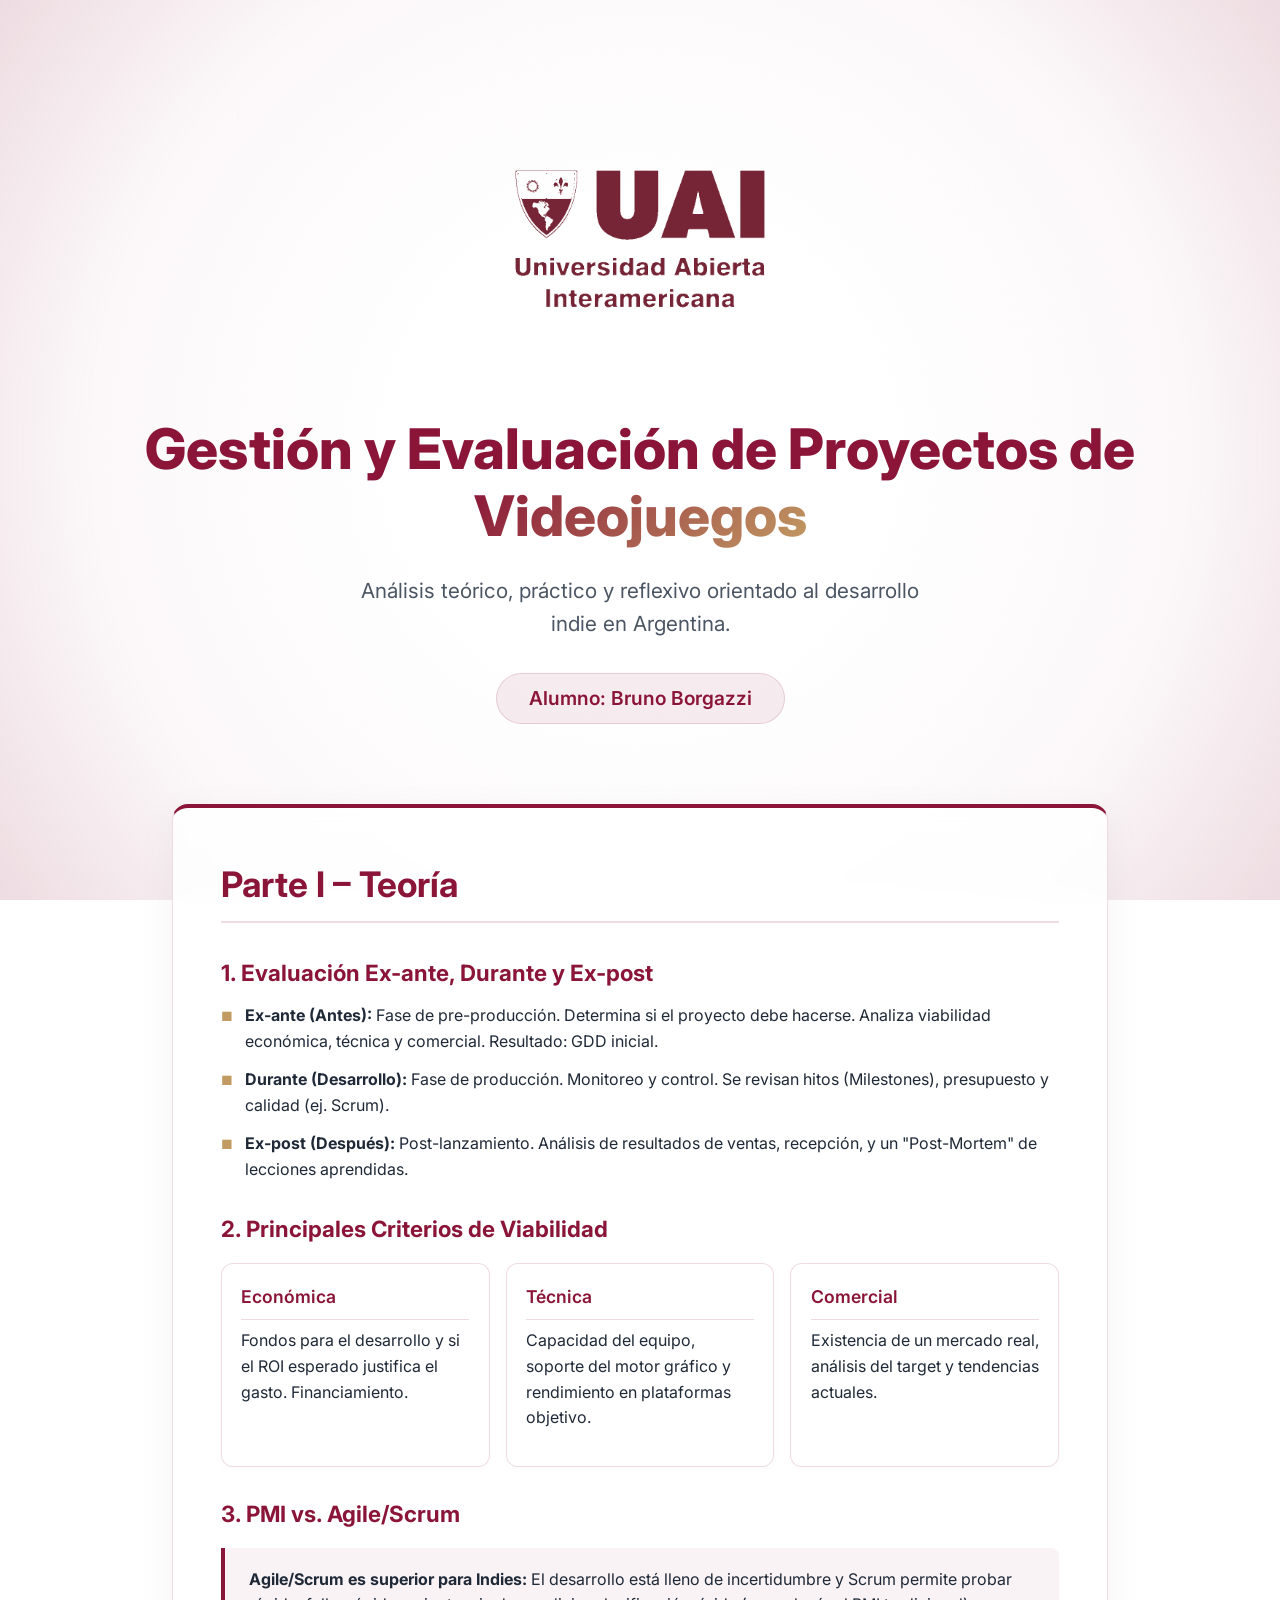
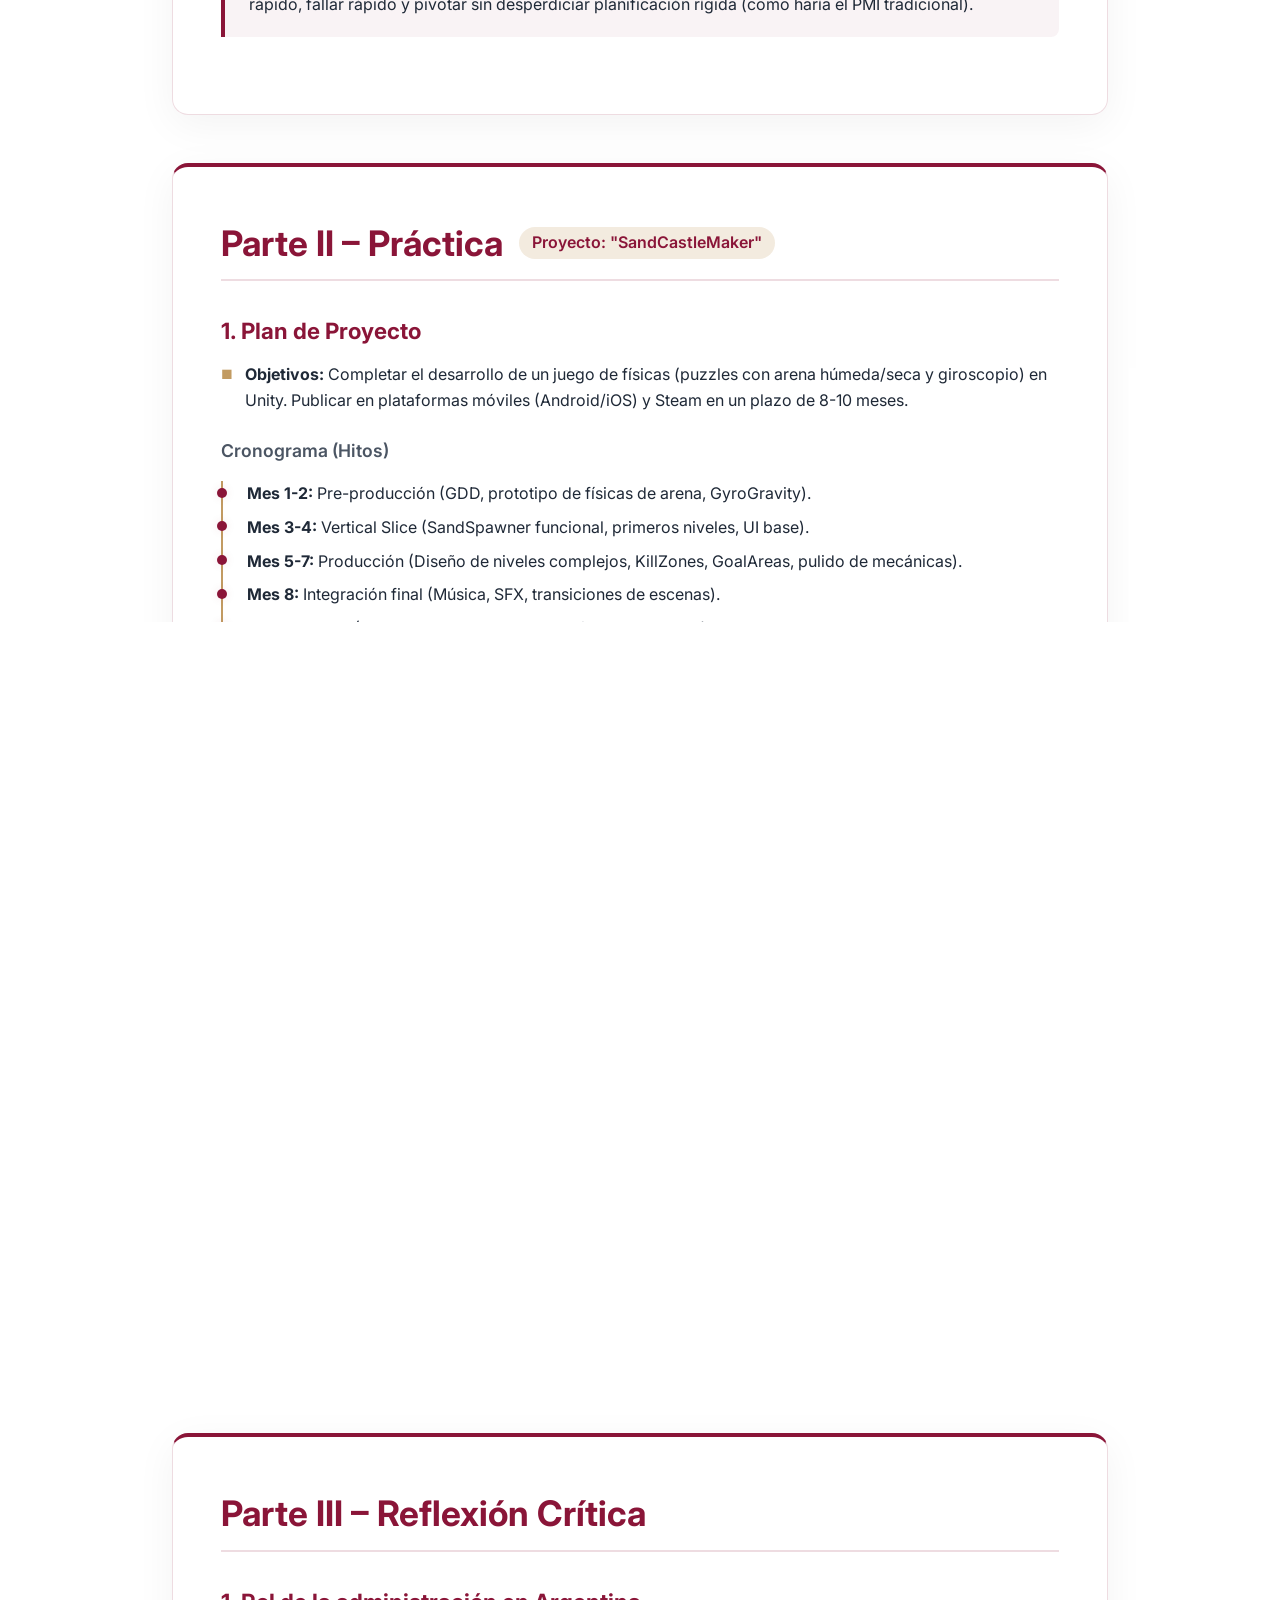
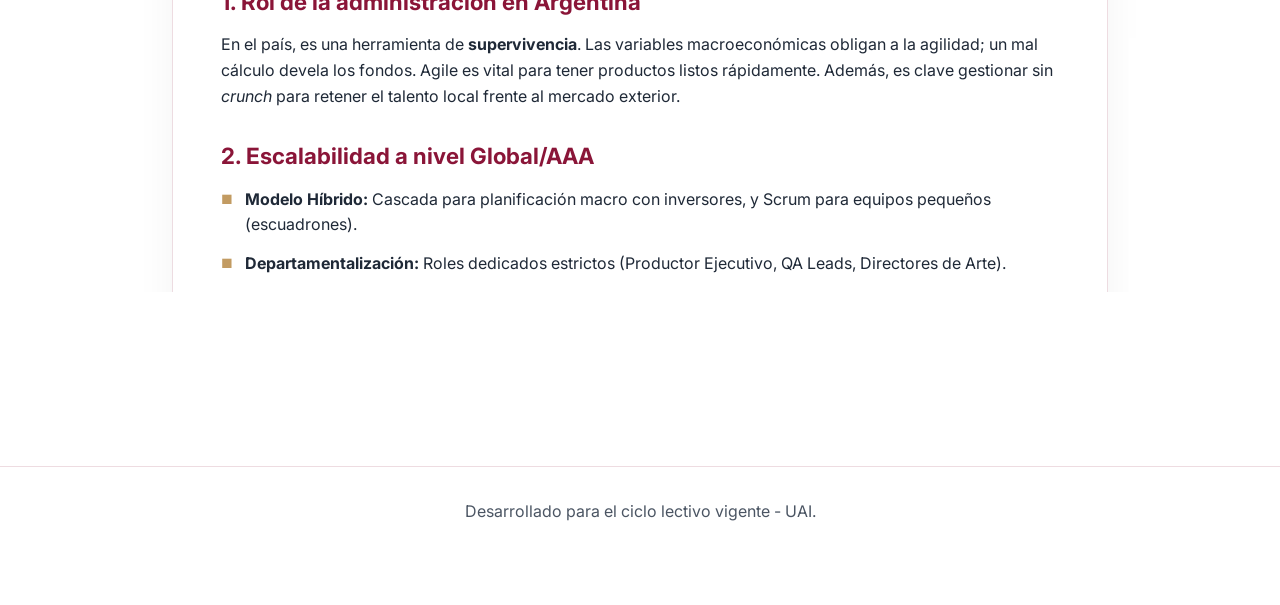
<file: index.html>
<!DOCTYPE html>
<html lang="es">
<head>
    <meta charset="UTF-8">
    <meta name="viewport" content="width=device-width, initial-scale=1.0">
    <title>Administración de Proyectos en Videojuegos - UAI</title>
    <meta name="description" content="Presentación interactiva de evaluación, planificación y viabilidad en proyectos de videojuegos indie.">
    <link rel="icon" type="image/svg+xml" href="favicon.svg">
    <link rel="preconnect" href="https://fonts.googleapis.com">
    <link rel="preconnect" href="https://fonts.gstatic.com" crossorigin>
    <link href="https://fonts.googleapis.com/css2?family=Inter:wght@300;400;600;800&display=swap" rel="stylesheet">
    <link rel="stylesheet" href="styles.css">
</head>
<body>
    <div class="background-effects"></div>

    <header class="hero container fade-in">
        <div class="logo-container">
            <img src="./LogoUAI-ezgif.com-remove-background.png" alt="Universidad Abierta Interamericana" class="uai-logo">
        </div>
        <h1>Gestión y Evaluación de Proyectos de <span class="text-gradient">Videojuegos</span></h1>
        <p class="subtitle">Análisis teórico, práctico y reflexivo orientado al desarrollo indie en Argentina.</p>
        <p class="student-name">Alumno: Bruno Borgazzi</p>
    </header>

    <main class="container">
        
        <!-- PARTE I -->
        <section class="glass-card fade-in" style="animation-delay: 0.2s;">
            <h2 class="section-title">Parte I – Teoría</h2>
            
            <div class="content-block">
                <h3>1. Evaluación Ex-ante, Durante y Ex-post</h3>
                <ul class="styled-list">
                    <li><strong>Ex-ante (Antes):</strong> Fase de pre-producción. Determina si el proyecto debe hacerse. Analiza viabilidad económica, técnica y comercial. Resultado: GDD inicial.</li>
                    <li><strong>Durante (Desarrollo):</strong> Fase de producción. Monitoreo y control. Se revisan hitos (Milestones), presupuesto y calidad (ej. Scrum).</li>
                    <li><strong>Ex-post (Después):</strong> Post-lanzamiento. Análisis de resultados de ventas, recepción, y un "Post-Mortem" de lecciones aprendidas.</li>
                </ul>
            </div>

            <div class="content-block">
                <h3>2. Principales Criterios de Viabilidad</h3>
                <div class="grid-cards">
                    <div class="mini-card">
                        <h4>Económica</h4>
                        <p>Fondos para el desarrollo y si el ROI esperado justifica el gasto. Financiamiento.</p>
                    </div>
                    <div class="mini-card">
                        <h4>Técnica</h4>
                        <p>Capacidad del equipo, soporte del motor gráfico y rendimiento en plataformas objetivo.</p>
                    </div>
                    <div class="mini-card">
                        <h4>Comercial</h4>
                        <p>Existencia de un mercado real, análisis del target y tendencias actuales.</p>
                    </div>
                </div>
            </div>

            <div class="content-block">
                <h3>3. PMI vs. Agile/Scrum</h3>
                <div class="highlight-box">
                    <strong>Agile/Scrum es superior para Indies:</strong> El desarrollo está lleno de incertidumbre y Scrum permite probar rápido, fallar rápido y pivotar sin desperdiciar planificación rígida (como haría el PMI tradicional).
                </div>
            </div>
        </section>

        <!-- PARTE II -->
        <section class="glass-card fade-in" style="animation-delay: 0.4s;">
            <h2 class="section-title">Parte II – Práctica <span class="subtitle-inline">Proyecto: "SandCastleMaker"</span></h2>
            
            <div class="content-block">
                <h3>1. Plan de Proyecto</h3>
                <ul class="styled-list">
                    <li><strong>Objetivos:</strong> Completar el desarrollo de un juego de físicas (puzzles con arena húmeda/seca y giroscopio) en Unity. Publicar en plataformas móviles (Android/iOS) y Steam en un plazo de 8-10 meses.</li>
                </ul>
                
                <h4>Cronograma (Hitos)</h4>
                <div class="timeline">
                    <div class="timeline-item"><strong>Mes 1-2:</strong> Pre-producción (GDD, prototipo de físicas de arena, GyroGravity).</div>
                    <div class="timeline-item"><strong>Mes 3-4:</strong> Vertical Slice (SandSpawner funcional, primeros niveles, UI base).</div>
                    <div class="timeline-item"><strong>Mes 5-7:</strong> Producción (Diseño de niveles complejos, KillZones, GoalAreas, pulido de mecánicas).</div>
                    <div class="timeline-item"><strong>Mes 8:</strong> Integración final (Música, SFX, transiciones de escenas).</div>
                    <div class="timeline-item"><strong>Mes 9-10:</strong> QA (Pruebas de rendimiento en múltiples celulares), Beta Testing y Lanzamiento.</div>
                </div>

                <p><strong>Presupuesto Estimado:</strong> Adaptado a un equipo indie de 2-3 personas (Sueldos, herramientas Unity, licencias de assets, campaña de marketing en redes).</p>
            </div>

            <div class="content-block">
                <h3>2. Matriz de Evaluación de Riesgos</h3>
                <div class="table-container">
                    <table>
                        <thead>
                            <tr>
                                <th>Riesgo</th>
                                <th>Probabilidad</th>
                                <th>Impacto</th>
                                <th>Mitigación</th>
                            </tr>
                        </thead>
                        <tbody>
                            <tr>
                                <td>Bugs de físicas y caída de FPS</td>
                                <td><span class="badge high">Alta</span></td>
                                <td><span class="badge critical">Crítico</span></td>
                                <td>Optimización temprana del código (ej. <em>SandPoolManager</em>) y profiling constante en móviles.</td>
                            </tr>
                            <tr>
                                <td>Mala respuesta del giroscopio</td>
                                <td><span class="badge medium">Media</span></td>
                                <td><span class="badge high">Alto</span></td>
                                <td>Realizar <em>playtesting</em> semanal y ofrecer alternativas de control táctil estándar.</td>
                            </tr>
                            <tr>
                                <td>Retraso en diseño de niveles</td>
                                <td><span class="badge medium">Media</span></td>
                                <td><span class="badge medium">Medio</span></td>
                                <td>Crear herramientas de <em>Level Design</em> ágiles dentro de Unity.</td>
                            </tr>
                            <tr>
                                <td>Fuga de personal clave</td>
                                <td><span class="badge medium">Media</span></td>
                                <td><span class="badge critical">Crítico</span></td>
                                <td>Mantener el código limpio, comentado y usar repositorios con Control de Versiones estricto (Git).</td>
                            </tr>
                        </tbody>
                    </table>
                </div>
            </div>

            <div class="content-block">
                <h3>3. Informe de Viabilidad</h3>
                <p>El proyecto es <strong>factible</strong>. Técnicamente, el equipo ya domina la creación de físicas y <em>pooling</em> en Unity. A nivel comercial, los juegos de puzzles físicos (*casual games*) tienen un mercado masivo en móviles, aunque requerirá un gran esfuerzo de marketing para lograr visibilidad orgánica en las <em>App Stores</em>.</p>
            </div>
        </section>

        <!-- PARTE III -->
        <section class="glass-card fade-in" style="animation-delay: 0.6s;">
            <h2 class="section-title">Parte III – Reflexión Crítica</h2>
            
            <div class="content-block">
                <h3>1. Rol de la administración en Argentina</h3>
                <p>En el país, es una herramienta de <strong>supervivencia</strong>. Las variables macroeconómicas obligan a la agilidad; un mal cálculo devela los fondos. Agile es vital para tener productos listos rápidamente. Además, es clave gestionar sin <em>crunch</em> para retener el talento local frente al mercado exterior.</p>
            </div>

            <div class="content-block">
                <h3>2. Escalabilidad a nivel Global/AAA</h3>
                <ul class="styled-list">
                    <li><strong>Modelo Híbrido:</strong> Cascada para planificación macro con inversores, y Scrum para equipos pequeños (escuadrones).</li>
                    <li><strong>Departamentalización:</strong> Roles dedicados estrictos (Productor Ejecutivo, QA Leads, Directores de Arte).</li>
                    <li><strong>Gestión de Riesgos Internacional:</strong> Contemplar presupuesto para localización masiva, certificación en consolas (TRC/Lotcheck) y eventos globales.</li>
                </ul>
            </div>
        </section>
        
    </main>

    <footer class="fade-in" style="animation-delay: 0.8s;">
        <div class="container">
            <p>Desarrollado para el ciclo lectivo vigente - UAI.</p>
        </div>
    </footer>
</body>
</html>
</file>
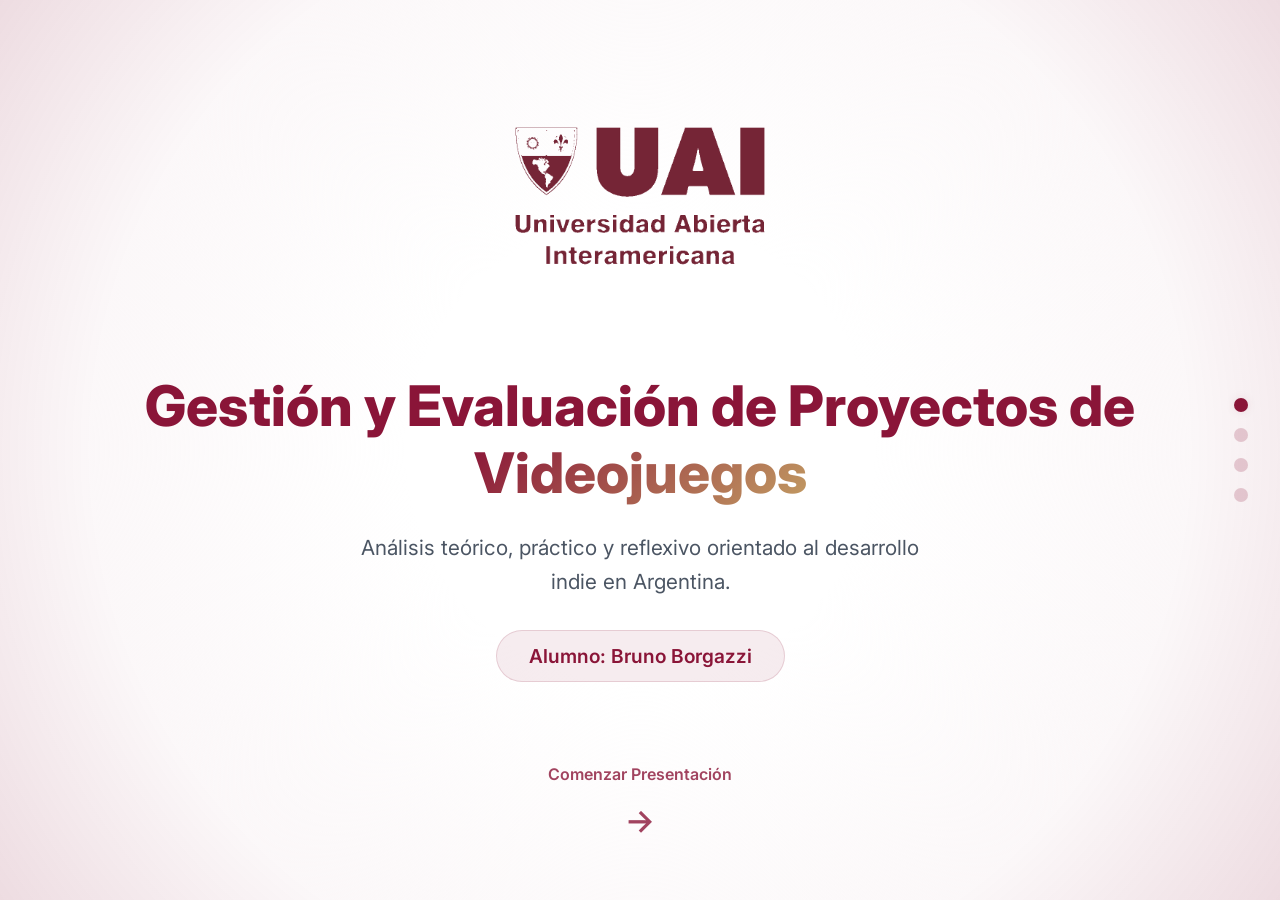
<file: docs/index.html>
<!DOCTYPE html>
<html lang="es">
<head>
    <meta charset="UTF-8">
    <meta name="viewport" content="width=device-width, initial-scale=1.0">
    <title>Administración de Proyectos en Videojuegos - UAI</title>
    <meta name="description" content="Presentación interactiva de evaluación, planificación y viabilidad en proyectos de videojuegos indie.">
    <link rel="icon" type="image/svg+xml" href="favicon.svg">
    <link rel="preconnect" href="https://fonts.googleapis.com">
    <link rel="preconnect" href="https://fonts.gstatic.com" crossorigin>
    <link href="https://fonts.googleapis.com/css2?family=Inter:wght@300;400;600;800&display=swap" rel="stylesheet">
    <link rel="stylesheet" href="styles.css">
</head>
<body>
    <div class="background-effects"></div>

    <div class="slider-nav">
        <div class="nav-dot active" onclick="goToSlide(0)"></div>
        <div class="nav-dot" onclick="goToSlide(1)"></div>
        <div class="nav-dot" onclick="goToSlide(2)"></div>
        <div class="nav-dot" onclick="goToSlide(3)"></div>
    </div>

    <div id="presentation">
        <!-- PORTADA -->
        <section class="slide active">
            <div class="slide-content slide-hero">
                <div class="logo-container">
                    <img src="./LogoUAI-ezgif.com-remove-background.png" alt="Universidad Abierta Interamericana" class="uai-logo">
                </div>
                <h1>Gestión y Evaluación de Proyectos de <span class="text-gradient">Videojuegos</span></h1>
                <p class="subtitle">Análisis teórico, práctico y reflexivo orientado al desarrollo indie en Argentina.</p>
                <p class="student-name">Alumno: Bruno Borgazzi</p>
                
                <div class="scroll-indicator" onclick="goToSlide(1)">
                    <span>Comenzar Presentación</span>
                    <div class="arrow-nav">→</div>
                </div>
            </div>
        </section>

        <!-- PARTE I -->
        <section class="slide">
            <div class="slide-content glass-card slide-scrollable">
                <h2 class="section-title">Parte I – Teoría</h2>
                
                <div class="content-block">
                    <h3>1. Evaluación Ex-ante, Durante y Ex-post</h3>
                    <ul class="styled-list">
                        <li><strong>Ex-ante (Antes):</strong> Fase de pre-producción. Determina si el proyecto debe hacerse. Analiza viabilidad económica, técnica y comercial. Resultado: GDD inicial.</li>
                        <li><strong>Durante (Desarrollo):</strong> Fase de producción. Monitoreo y control. Se revisan hitos (Milestones), presupuesto y calidad (ej. Scrum).</li>
                        <li><strong>Ex-post (Después):</strong> Post-lanzamiento. Análisis de resultados de ventas, recepción, y un "Post-Mortem" de lecciones aprendidas.</li>
                    </ul>
                </div>

                <div class="content-block">
                    <h3>2. Principales Criterios de Viabilidad</h3>
                    <div class="grid-cards">
                        <div class="mini-card">
                            <h4>Económica</h4>
                            <p>Fondos para el desarrollo y si el ROI esperado justifica el gasto. Financiamiento.</p>
                        </div>
                        <div class="mini-card">
                            <h4>Técnica</h4>
                            <p>Capacidad del equipo, soporte del motor gráfico y rendimiento en plataformas objetivo.</p>
                        </div>
                        <div class="mini-card">
                            <h4>Comercial</h4>
                            <p>Existencia de un mercado real, análisis del target y tendencias actuales.</p>
                        </div>
                    </div>
                </div>

                <div class="content-block">
                    <h3>3. PMI vs. Agile/Scrum</h3>
                    <div class="highlight-box">
                        <strong>Agile/Scrum es superior para Indies:</strong> El desarrollo está lleno de incertidumbre y Scrum permite probar rápido, fallar rápido y pivotar sin desperdiciar planificación rígida (como haría el PMI tradicional).
                    </div>
                </div>
            </div>
        </section>

        <!-- PARTE II -->
        <section class="slide">
            <div class="slide-content glass-card slide-scrollable">
                <h2 class="section-title">Parte II – Práctica <span class="subtitle-inline">Proyecto: "SandCastleMaker"</span></h2>
                
                <div class="content-block">
                    <h3>1. Plan de Proyecto</h3>
                    <ul class="styled-list">
                        <li><strong>Objetivos:</strong> Completar el desarrollo de un juego de físicas (puzzles con arena húmeda/seca y giroscopio) en Unity. Publicar en plataformas móviles (Android/iOS) y Steam en un plazo de 8-10 meses.</li>
                    </ul>
                    
                    <h4>Cronograma (Hitos)</h4>
                    <div class="timeline">
                        <div class="timeline-item"><strong>Mes 1-2:</strong> Pre-producción (GDD, prototipo de físicas de arena, GyroGravity).</div>
                        <div class="timeline-item"><strong>Mes 3-4:</strong> Vertical Slice (SandSpawner funcional, primeros niveles, UI base).</div>
                        <div class="timeline-item"><strong>Mes 5-7:</strong> Producción (Diseño de niveles complejos, KillZones, GoalAreas, pulido de mecánicas).</div>
                        <div class="timeline-item"><strong>Mes 8:</strong> Integración final (Música, SFX, transiciones de escenas).</div>
                        <div class="timeline-item"><strong>Mes 9-10:</strong> QA (Pruebas de rendimiento en múltiples celulares), Beta Testing y Lanzamiento.</div>
                    </div>

                    <p><strong>Presupuesto Estimado:</strong> Adaptado a un equipo indie de 2-3 personas (Sueldos, herramientas Unity, licencias de assets, campaña de marketing en redes).</p>
                </div>

                <div class="content-block">
                    <h3>2. Matriz de Evaluación de Riesgos</h3>
                    <div class="table-container">
                        <table>
                            <thead>
                                <tr>
                                    <th>Riesgo</th>
                                    <th>Probabilidad</th>
                                    <th>Impacto</th>
                                    <th>Mitigación</th>
                                </tr>
                            </thead>
                            <tbody>
                                <tr>
                                    <td>Bugs de físicas y caída de FPS</td>
                                    <td><span class="badge high">Alta</span></td>
                                    <td><span class="badge critical">Crítico</span></td>
                                    <td>Optimización temprana del código (ej. <em>SandPoolManager</em>) y profiling constante en móviles.</td>
                                </tr>
                                <tr>
                                    <td>Mala respuesta del giroscopio</td>
                                    <td><span class="badge medium">Media</span></td>
                                    <td><span class="badge high">Alto</span></td>
                                    <td>Realizar <em>playtesting</em> semanal y ofrecer alternativas de control táctil estándar.</td>
                                </tr>
                                <tr>
                                    <td>Retraso en diseño de niveles</td>
                                    <td><span class="badge medium">Media</span></td>
                                    <td><span class="badge medium">Medio</span></td>
                                    <td>Crear herramientas de <em>Level Design</em> ágiles dentro de Unity.</td>
                                </tr>
                                <tr>
                                    <td>Fuga de personal clave</td>
                                    <td><span class="badge medium">Media</span></td>
                                    <td><span class="badge critical">Crítico</span></td>
                                    <td>Mantener el código limpio, comentado y usar repositorios con Control de Versiones estricto (Git).</td>
                                </tr>
                            </tbody>
                        </table>
                    </div>
                </div>

                <div class="content-block">
                    <h3>3. Informe de Viabilidad</h3>
                    <p>El proyecto es <strong>factible</strong>. Técnicamente, el equipo ya domina la creación de físicas y <em>pooling</em> en Unity. A nivel comercial, los juegos de puzzles físicos (*casual games*) tienen un mercado masivo en móviles, aunque requerirá un gran esfuerzo de marketing para lograr visibilidad orgánica en las <em>App Stores</em>.</p>
                </div>
            </div>
        </section>

        <!-- PARTE III -->
        <section class="slide">
            <div class="slide-content glass-card slide-scrollable">
                <h2 class="section-title">Parte III – Reflexión Crítica</h2>
                
                <div class="content-block">
                    <h3>1. Rol de la administración en Argentina</h3>
                    <p>En el país, es una herramienta de <strong>supervivencia</strong>. Las variables macroeconómicas obligan a la agilidad; un mal cálculo devela los fondos. Agile es vital para tener productos listos rápidamente. Además, es clave gestionar sin <em>crunch</em> para retener el talento local frente al mercado exterior.</p>
                </div>

                <div class="content-block">
                    <h3>2. Escalabilidad a nivel Global/AAA</h3>
                    <ul class="styled-list">
                        <li><strong>Modelo Híbrido:</strong> Cascada para planificación macro con inversores, y Scrum para equipos pequeños (escuadrones).</li>
                        <li><strong>Departamentalización:</strong> Roles dedicados estrictos (Productor Ejecutivo, QA Leads, Directores de Arte).</li>
                        <li><strong>Gestión de Riesgos Internacional:</strong> Contemplar presupuesto para localización masiva, certificación en consolas (TRC/Lotcheck) y eventos globales.</li>
                    </ul>
                </div>

                <div class="scroll-indicator end-presentation" onclick="goToSlide(0)">
                    <span>Volver al Inicio</span>
                    <div class="arrow-nav left">←</div>
                </div>
            </div>
        </section>
    </div>

    <script>
        const slides = document.querySelectorAll('.slide');
        const dots = document.querySelectorAll('.nav-dot');
        let currentSlide = 0;
        let isAnimating = false;
        let isMobile = window.innerWidth <= 768;

        window.addEventListener('resize', () => {
            isMobile = window.innerWidth <= 768;
        });

        function goToSlide(n) {
            if (isAnimating || n < 0 || n >= slides.length || n === currentSlide) return;
            isAnimating = true;
            
            const direction = n > currentSlide ? 1 : -1;
            
            slides[currentSlide].classList.remove('active');
            slides[currentSlide].style.transform = `translateX(${direction * -50}px)`;
            slides[currentSlide].style.opacity = '0';
            slides[currentSlide].style.visibility = 'hidden';

            currentSlide = n;
            
            slides[currentSlide].classList.add('active');
            slides[currentSlide].style.transform = 'translateX(0)';
            slides[currentSlide].style.opacity = '1';
            slides[currentSlide].style.visibility = 'visible';

            dots.forEach(dot => dot.classList.remove('active'));
            dots[currentSlide].classList.add('active');

            setTimeout(() => { isAnimating = false; }, 800);
        }

        // Mouse wheel logic only for PC
        window.addEventListener('wheel', (e) => {
            if (isMobile) return; 

            const scrollableElement = slides[currentSlide].querySelector('.slide-scrollable');
            if (scrollableElement) {
                const isScrollingDown = e.deltaY > 0;
                const isScrollingUp = e.deltaY < 0;
                
                const isAtTop = scrollableElement.scrollTop === 0;
                const isAtBottom = scrollableElement.scrollTop + scrollableElement.clientHeight >= scrollableElement.scrollHeight - 1;

                if ((isScrollingDown && !isAtBottom) || (isScrollingUp && !isAtTop)) {
                    return; 
                }
            }

            if (e.deltaY > 50) {
                goToSlide(currentSlide + 1);
            } else if (e.deltaY < -50) {
                goToSlide(currentSlide - 1);
            }
        });

        // Keyboard logic only for PC
        window.addEventListener('keydown', (e) => {
            if (isMobile) return;
            if (e.key === 'ArrowDown' || e.key === 'ArrowRight' || e.key === ' ') {
                goToSlide(currentSlide + 1);
            } else if (e.key === 'ArrowUp' || e.key === 'ArrowLeft') {
                goToSlide(currentSlide - 1);
            }
        });

        // Eventos táctiles para móviles (Solo Horizontal / Libro)
        let touchStartX = 0;
        let touchEndX = 0;

        window.addEventListener('touchstart', e => { 
            // En móvil detectamos el movimiento horizontal (X)
            touchStartX = e.changedTouches[0].screenX; 
        });
        
        window.addEventListener('touchend', e => { 
            if (isMobile) {
                touchEndX = e.changedTouches[0].screenX; 
                // Deslizar izquierda pasa a la siguiente, deslizar derecha a la anterior
                if (touchStartX - touchEndX > 50) goToSlide(currentSlide + 1);
                if (touchStartX - touchEndX < -50) goToSlide(currentSlide - 1);
            }
        });
    </script>
</body>
</html>
</file>
<file: styles.css>
:root {
    /* UAI Formal Theme - Light Mode */
    --bg-color: #ffffff;
    --text-main: #1f2937;
    --text-muted: #4b5563;
    --primary: #8a1538; /* UAI Burgundy/Bordeaux */
    --primary-glow: rgba(138, 21, 56, 0.1);
    --secondary: #c29b62; /* Gold accent */
    --glass-bg: rgba(255, 255, 255, 0.85);
    --glass-border: rgba(138, 21, 56, 0.15);
    
    --badge-high: #d97706; /* Darker for light bg */
    --badge-medium: #2563eb;
    --badge-critical: #dc2626;
}

* {
    margin: 0;
    padding: 0;
    box-sizing: border-box;
}

body {
    font-family: 'Inter', sans-serif;
    background-color: var(--bg-color);
    color: var(--text-main);
    line-height: 1.6;
    overflow-x: hidden;
    position: relative;
}

/* Background effects */
.background-effects {
    position: fixed;
    top: 0;
    left: 0;
    width: 100vw;
    height: 100vh;
    z-index: -1;
    overflow: hidden;
    background: radial-gradient(circle at center, #ffffff 30%, rgba(138, 21, 56, 0.03) 70%, rgba(138, 21, 56, 0.15) 100%);
}

/* Layout */
.container {
    max-width: 1000px;
    margin: 0 auto;
    padding: 0 2rem;
}

/* Hero Section */
.hero {
    padding: 6rem 0 4rem;
    text-align: center;
    display: flex;
    flex-direction: column;
    align-items: center;
}

.logo-container {
    margin-bottom: 2rem;
    background: transparent;
    padding: 0;
}

.uai-logo {
    max-width: 280px;
    height: auto;
    object-fit: contain;
}

h1 {
    font-size: 3.5rem;
    font-weight: 800;
    margin-bottom: 1.5rem;
    line-height: 1.2;
    color: var(--primary);
}

.text-gradient {
    background: linear-gradient(135deg, var(--primary), var(--secondary));
    -webkit-background-clip: text;
    -webkit-text-fill-color: transparent;
    background-clip: text;
}

.subtitle {
    font-size: 1.3rem;
    color: var(--text-muted);
    font-weight: 400;
    max-width: 600px;
    margin: 0 auto;
}

.student-name {
    font-size: 1.2rem;
    font-weight: 600;
    color: var(--primary);
    margin-top: 2rem;
    background: rgba(138, 21, 56, 0.08);
    padding: 0.6rem 2rem;
    border-radius: 30px;
    border: 1px solid rgba(138, 21, 56, 0.15);
    display: inline-block;
}

/* Glass Cards */
.glass-card {
    background: var(--glass-bg);
    backdrop-filter: blur(12px);
    -webkit-backdrop-filter: blur(12px);
    border: 1px solid var(--glass-border);
    border-radius: 16px;
    padding: 3rem;
    margin-bottom: 3rem;
    box-shadow: 0 10px 40px rgba(0, 0, 0, 0.05);
    border-top: 4px solid var(--primary); /* Accento formal en borde superior */
    transition: transform 0.3s ease, box-shadow 0.3s ease;
}

.glass-card:hover {
    transform: translateY(-5px);
    box-shadow: 0 15px 50px rgba(0, 0, 0, 0.1);
}

.section-title {
    font-size: 2.2rem;
    font-weight: 700;
    margin-bottom: 2rem;
    border-bottom: 2px solid var(--glass-border);
    padding-bottom: 0.5rem;
    display: flex;
    align-items: center;
    gap: 1rem;
    color: var(--primary);
}

.subtitle-inline {
    font-size: 1rem;
    font-weight: 600;
    color: var(--primary);
    background: rgba(194, 155, 98, 0.2);
    padding: 0.2rem 0.8rem;
    border-radius: 20px;
}

.content-block {
    margin-bottom: 1.8rem;
}

.content-block h3 {
    font-size: 1.4rem;
    color: var(--primary);
    margin-bottom: 0.8rem;
}

.content-block h4 {
    font-size: 1.1rem;
    color: var(--text-muted);
    margin: 1.5rem 0 0.5rem;
    font-weight: 600;
}

/* Typography & Lists */
p {
    margin-bottom: 1rem;
}

.styled-list {
    list-style: none;
}

.styled-list li {
    position: relative;
    padding-left: 1.5rem;
    margin-bottom: 0.8rem;
}

.styled-list li::before {
    content: "■";
    position: absolute;
    left: 0;
    color: var(--secondary);
    font-size: 0.8em;
    top: 0.25em;
}

/* Highlight Box */
.highlight-box {
    background: rgba(138, 21, 56, 0.05);
    border-left: 4px solid var(--primary);
    padding: 1.2rem 1.5rem;
    border-radius: 0 8px 8px 0;
    margin-top: 1rem;
}

/* Grid Cards */
.grid-cards {
    display: grid;
    grid-template-columns: repeat(auto-fit, minmax(200px, 1fr));
    gap: 1rem;
    margin-top: 1rem;
}

.mini-card {
    background: #ffffff;
    border: 1px solid var(--glass-border);
    padding: 1.2rem;
    border-radius: 12px;
    box-shadow: 0 2px 10px rgba(0,0,0,0.02);
}

.mini-card h4 {
    margin-top: 0;
    color: var(--primary);
    border-bottom: 1px solid var(--glass-border);
    padding-bottom: 0.5rem;
}

/* Timeline */
.timeline {
    border-left: 2px solid var(--secondary);
    padding-left: 1.5rem;
    margin-top: 1rem;
    margin-bottom: 1rem;
}

.timeline-item {
    position: relative;
    margin-bottom: 0.5rem;
}

.timeline-item::before {
    content: "";
    position: absolute;
    left: -1.85rem;
    top: 0.4rem;
    width: 10px;
    height: 10px;
    border-radius: 50%;
    background: var(--primary);
    box-shadow: 0 0 10px var(--primary-glow);
}

/* Tables */
.table-container {
    overflow-x: auto;
    margin-top: 1rem;
}

table {
    width: 100%;
    border-collapse: collapse;
    background: #ffffff;
    border-radius: 8px;
    overflow: hidden;
    border: 1px solid var(--glass-border);
}

th, td {
    padding: 0.8rem 1rem;
    text-align: left;
    border-bottom: 1px solid var(--glass-border);
}

th {
    background: rgba(138, 21, 56, 0.05);
    font-weight: 700;
    color: var(--primary);
}

tr:hover td {
    background: rgba(138, 21, 56, 0.02);
}

/* Badges */
.badge {
    padding: 0.2rem 0.6rem;
    border-radius: 12px;
    font-size: 0.85rem;
    font-weight: 600;
}

.badge.high { background: rgba(245, 158, 11, 0.15); color: var(--badge-high); }
.badge.medium { background: rgba(59, 130, 246, 0.15); color: var(--badge-medium); }
.badge.critical { background: rgba(239, 68, 68, 0.15); color: var(--badge-critical); }

footer {
    text-align: center;
    padding: 2rem 0;
    color: var(--text-muted);
    border-top: 1px solid var(--glass-border);
    margin-top: 2rem;
    margin-bottom: 2rem;
}

/* Animations */
.fade-in {
    opacity: 0;
    animation: fadeIn 1s ease-out forwards;
}

@keyframes fadeIn {
    from { opacity: 0; transform: translateY(20px); }
    to { opacity: 1; transform: translateY(0); }
}

/* Responsive / Mobile */
@media (max-width: 768px) {
    body {
        font-size: 15px; 
    }

    .hero { 
        padding: 4rem 0 2rem; 
    }

    .container {
        padding: 0 1rem; /* Reducimos los márgenes a los lados */
    }

    .uai-logo {
        max-width: 180px;
    }

    h1 { 
        font-size: 2.2rem; 
    }

    /* Mantenemos los modales bonitos, solo reducimos un poco el padding interno para que entre más texto */
    .glass-card { 
        padding: 1.8rem; 
        border-radius: 12px;
        margin-bottom: 2rem;
    }

    .section-title { 
        font-size: 1.6rem; 
        flex-direction: column;
        align-items: flex-start;
        gap: 0.5rem;
    }
}
</file>
<file: docs/styles.css>
:root {
    /* UAI Formal Theme - Light Mode */
    --bg-color: #ffffff;
    --text-main: #1f2937;
    --text-muted: #4b5563;
    --primary: #8a1538; /* UAI Burgundy/Bordeaux */
    --primary-glow: rgba(138, 21, 56, 0.1);
    --secondary: #c29b62; /* Gold accent */
    --glass-bg: rgba(255, 255, 255, 0.85);
    --glass-border: rgba(138, 21, 56, 0.15);
    
    --badge-high: #d97706; /* Darker for light bg */
    --badge-medium: #2563eb;
    --badge-critical: #dc2626;
}

* {
    margin: 0;
    padding: 0;
    box-sizing: border-box;
}

body {
    font-family: 'Inter', sans-serif;
    background-color: var(--bg-color);
    color: var(--text-main);
    line-height: 1.6;
    overflow: hidden; /* Evitar scroll nativo en PC */
}

/* Background effects */
.background-effects {
    position: fixed;
    top: 0;
    left: 0;
    width: 100vw;
    height: 100vh;
    z-index: -1;
    overflow: hidden;
    background: radial-gradient(circle at center, #ffffff 30%, rgba(138, 21, 56, 0.03) 70%, rgba(138, 21, 56, 0.15) 100%);
}

#presentation {
    position: relative;
    width: 100vw;
    height: 100vh;
}

.slide {
    position: absolute;
    top: 0;
    left: 0;
    width: 100%;
    height: 100%;
    opacity: 0;
    visibility: hidden;
    transition: opacity 0.8s ease-in-out, transform 0.8s cubic-bezier(0.25, 1, 0.5, 1);
    display: flex;
    justify-content: center;
    align-items: center;
    padding: 2rem;
}

.slide.active {
    opacity: 1;
    visibility: visible;
    transform: translateY(0);
}

.slide-content {
    max-width: 1000px;
    width: 100%;
    max-height: 90vh; /* Permite scroll interno si es muy largo */
}

.slide-scrollable {
    overflow-y: auto;
    padding-right: 1rem;
}

/* Custom Scrollbar for internal scroll */
.slide-scrollable::-webkit-scrollbar {
    width: 8px;
}
.slide-scrollable::-webkit-scrollbar-track {
    background: rgba(138, 21, 56, 0.05); 
    border-radius: 4px;
}
.slide-scrollable::-webkit-scrollbar-thumb {
    background: var(--primary); 
    border-radius: 4px;
}

/* Slider Navigation (Dots) */
.slider-nav {
    position: fixed;
    right: 2rem;
    top: 50%;
    transform: translateY(-50%);
    display: flex;
    flex-direction: column;
    gap: 1rem;
    z-index: 100;
}

.nav-dot {
    width: 14px;
    height: 14px;
    border-radius: 50%;
    background: rgba(138, 21, 56, 0.2);
    cursor: pointer;
    transition: background 0.3s, transform 0.3s;
}

.nav-dot:hover {
    background: rgba(138, 21, 56, 0.5);
    transform: scale(1.2);
}

.nav-dot.active {
    background: var(--primary);
    box-shadow: 0 0 10px var(--primary-glow);
}

/* Hero Slide */
.slide-hero {
    display: flex;
    flex-direction: column;
    align-items: center;
    justify-content: center;
    text-align: center;
}

.logo-container {
    margin-bottom: 2rem;
    background: transparent;
    padding: 0;
}

.uai-logo {
    max-width: 280px;
    height: auto;
    object-fit: contain;
}

h1 {
    font-size: 3.5rem;
    font-weight: 800;
    margin-bottom: 1.5rem;
    line-height: 1.2;
    color: var(--primary);
}

.text-gradient {
    background: linear-gradient(135deg, var(--primary), var(--secondary));
    -webkit-background-clip: text;
    -webkit-text-fill-color: transparent;
    background-clip: text;
}

.subtitle {
    font-size: 1.3rem;
    color: var(--text-muted);
    font-weight: 400;
    max-width: 600px;
    margin: 0 auto;
}

.student-name {
    font-size: 1.2rem;
    font-weight: 600;
    color: var(--primary);
    margin-top: 2rem;
    background: rgba(138, 21, 56, 0.08);
    padding: 0.6rem 2rem;
    border-radius: 30px;
    border: 1px solid rgba(138, 21, 56, 0.15);
}

.scroll-indicator {
    margin-top: 4rem;
    cursor: pointer;
    display: flex;
    flex-direction: column;
    align-items: center;
    color: var(--primary);
    font-weight: 600;
    opacity: 0.8;
    transition: opacity 0.3s, transform 0.3s;
}

.scroll-indicator:hover {
    opacity: 1;
    transform: translateY(5px);
}

.arrow-nav {
    margin-top: 0.5rem;
    font-size: 2rem;
    animation: bounce-horizontal 2s infinite;
}

@keyframes bounce-horizontal {
    0%, 20%, 50%, 80%, 100% { transform: translateX(0); }
    40% { transform: translateX(10px); }
    60% { transform: translateX(5px); }
}

.arrow-nav.left {
    animation: bounce-horizontal-left 2s infinite;
}

@keyframes bounce-horizontal-left {
    0%, 20%, 50%, 80%, 100% { transform: translateX(0); }
    40% { transform: translateX(-10px); }
    60% { transform: translateX(-5px); }
}

/* Glass Cards */
.glass-card {
    background: var(--glass-bg);
    backdrop-filter: blur(12px);
    -webkit-backdrop-filter: blur(12px);
    border: 1px solid var(--glass-border);
    border-radius: 16px;
    padding: 3rem;
    box-shadow: 0 10px 40px rgba(0, 0, 0, 0.05);
    border-top: 4px solid var(--primary); /* Accento formal en borde superior */
}

.section-title {
    font-size: 2.2rem;
    font-weight: 700;
    margin-bottom: 2rem;
    border-bottom: 2px solid var(--glass-border);
    padding-bottom: 0.5rem;
    display: flex;
    align-items: center;
    gap: 1rem;
    color: var(--primary);
}

.subtitle-inline {
    font-size: 1rem;
    font-weight: 600;
    color: var(--primary);
    background: rgba(194, 155, 98, 0.2);
    padding: 0.2rem 0.8rem;
    border-radius: 20px;
}

.content-block {
    margin-bottom: 1.8rem;
}

.content-block h3 {
    font-size: 1.4rem;
    color: var(--primary);
    margin-bottom: 0.8rem;
}

.content-block h4 {
    font-size: 1.1rem;
    color: var(--text-muted);
    margin: 1.5rem 0 0.5rem;
    font-weight: 600;
}

/* Typography & Lists */
p {
    margin-bottom: 1rem;
}

.styled-list {
    list-style: none;
}

.styled-list li {
    position: relative;
    padding-left: 1.5rem;
    margin-bottom: 0.8rem;
}

.styled-list li::before {
    content: "■";
    position: absolute;
    left: 0;
    color: var(--secondary);
    font-size: 0.8em;
    top: 0.25em;
}

/* Highlight Box */
.highlight-box {
    background: rgba(138, 21, 56, 0.05);
    border-left: 4px solid var(--primary);
    padding: 1.2rem 1.5rem;
    border-radius: 0 8px 8px 0;
    margin-top: 1rem;
}

/* Grid Cards */
.grid-cards {
    display: grid;
    grid-template-columns: repeat(auto-fit, minmax(200px, 1fr));
    gap: 1rem;
    margin-top: 1rem;
}

.mini-card {
    background: #ffffff;
    border: 1px solid var(--glass-border);
    padding: 1.2rem;
    border-radius: 12px;
    box-shadow: 0 2px 10px rgba(0,0,0,0.02);
}

.mini-card h4 {
    margin-top: 0;
    color: var(--primary);
    border-bottom: 1px solid var(--glass-border);
    padding-bottom: 0.5rem;
}

/* Timeline */
.timeline {
    border-left: 2px solid var(--secondary);
    padding-left: 1.5rem;
    margin-top: 1rem;
    margin-bottom: 1rem;
}

.timeline-item {
    position: relative;
    margin-bottom: 0.5rem;
}

.timeline-item::before {
    content: "";
    position: absolute;
    left: -1.85rem;
    top: 0.4rem;
    width: 10px;
    height: 10px;
    border-radius: 50%;
    background: var(--primary);
    box-shadow: 0 0 10px var(--primary-glow);
}

/* Tables */
.table-container {
    overflow-x: auto;
    margin-top: 1rem;
}

table {
    width: 100%;
    border-collapse: collapse;
    background: #ffffff;
    border-radius: 8px;
    overflow: hidden;
    border: 1px solid var(--glass-border);
}

th, td {
    padding: 0.8rem 1rem;
    text-align: left;
    border-bottom: 1px solid var(--glass-border);
}

th {
    background: rgba(138, 21, 56, 0.05);
    font-weight: 700;
    color: var(--primary);
}

tr:hover td {
    background: rgba(138, 21, 56, 0.02);
}

/* Badges */
.badge {
    padding: 0.2rem 0.6rem;
    border-radius: 12px;
    font-size: 0.85rem;
    font-weight: 600;
}

.badge.high { background: rgba(245, 158, 11, 0.15); color: var(--badge-high); }
.badge.medium { background: rgba(59, 130, 246, 0.15); color: var(--badge-medium); }
.badge.critical { background: rgba(239, 68, 68, 0.15); color: var(--badge-critical); }

/* Responsive / Mobile */
@media (max-width: 768px) {
    body {
        font-size: 15px; 
    }

    .slide { 
        padding: 2.5rem 1rem 3rem 1rem; 
        align-items: flex-start; 
    }

    .slide-content {
        max-height: 88vh; /* Aprovechamos casi toda la altura */
    }

    /* Quitamos el "modal" para dejar el texto libre y aprovechar todo el ancho */
    .glass-card { 
        background: transparent;
        backdrop-filter: none;
        -webkit-backdrop-filter: none;
        border: none;
        box-shadow: none;
        padding: 0;
        border-top: none;
    }

    .uai-logo {
        max-width: 180px;
    }

    h1 { 
        font-size: 2rem; 
        margin-bottom: 1rem;
    }

    .subtitle {
        font-size: 1.1rem;
    }

    .student-name {
        font-size: 1rem;
        padding: 0.5rem 1.5rem;
        margin-top: 1.5rem;
    }

    .section-title { 
        font-size: 1.6rem; 
        flex-direction: column;
        align-items: flex-start;
        gap: 0.5rem;
        border-bottom-width: 3px;
    }

    .content-block {
        margin-bottom: 1.5rem;
    }

    .content-block h3 {
        font-size: 1.25rem;
    }

    /* Slider Nav abajo horizontal en móviles */
    .slider-nav { 
        top: auto;
        bottom: 1rem;
        right: 50%;
        transform: translateX(50%);
        flex-direction: row;
        background: rgba(255, 255, 255, 0.9);
        padding: 0.3rem 1rem;
        border-radius: 20px;
        box-shadow: 0 2px 10px rgba(0,0,0,0.05);
    }

    .nav-dot {
        width: 12px;
        height: 12px;
    }
}
</file>
